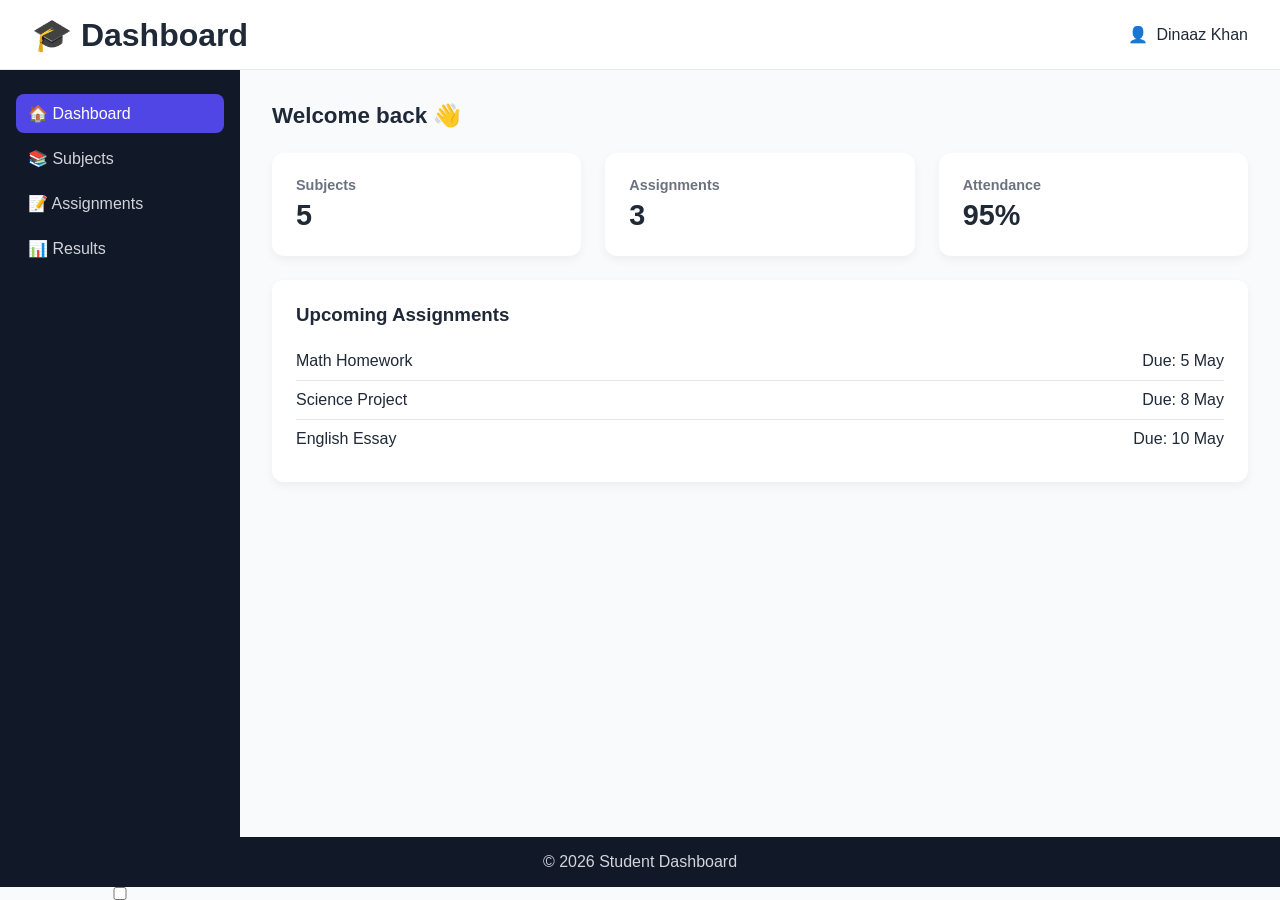
<file: index.html>
<!DOCTYPE html>
<html lang="en">
<head>
<meta charset="UTF-8">
<meta name="viewport" content="width=device-width, initial-scale=1.0">
<title>Dashboard</title>
<link rel="stylesheet" href="styles.css">
</head>

<body>

<input type="checkbox" id="dark-toggle">
<header>
    <h1>🎓 Dashboard</h1>
    <div class="header-right">
        <div class="profile">
            <span>👤</span>
            <span>Dinaaz Khan</span>
        </div>
        
    </div>
</header>

<aside class="sidebar">
    <ul>
        <li><a href="index.html" class="active">🏠 Dashboard</a></li>
        <li><a href="subjects.html">📚 Subjects</a></li>
        <li><a href="assignments.html">📝 Assignments</a></li>
        <li><a href="results.html">📊 Results</a></li>
    </ul>
</aside>

<main>
    <h2>Welcome back 👋</h2>

    <div class="cards">
        <div class="card">
            <h3>Subjects</h3>
            <p>5</p>
        </div>

        <div class="card">
            <h3>Assignments</h3>
            <p>3</p>
        </div>

        <div class="card">
            <h3>Attendance</h3>
            <p>95%</p>
        </div>
    </div>

    <!-- Assignments Section -->
    <div class="assignments">
        <h3>Upcoming Assignments</h3>

        <div class="assignment">
            <p>Math Homework</p>
            <span>Due: 5 May</span>
        </div>

        <div class="assignment">
            <p>Science Project</p>
            <span>Due: 8 May</span>
        </div>

        <div class="assignment">
            <p>English Essay</p>
            <span>Due: 10 May</span>
        </div>
    </div>

</main>

<footer>
    <p>© 2026 Student Dashboard</p>
</footer>

</body>
</html>
</file>
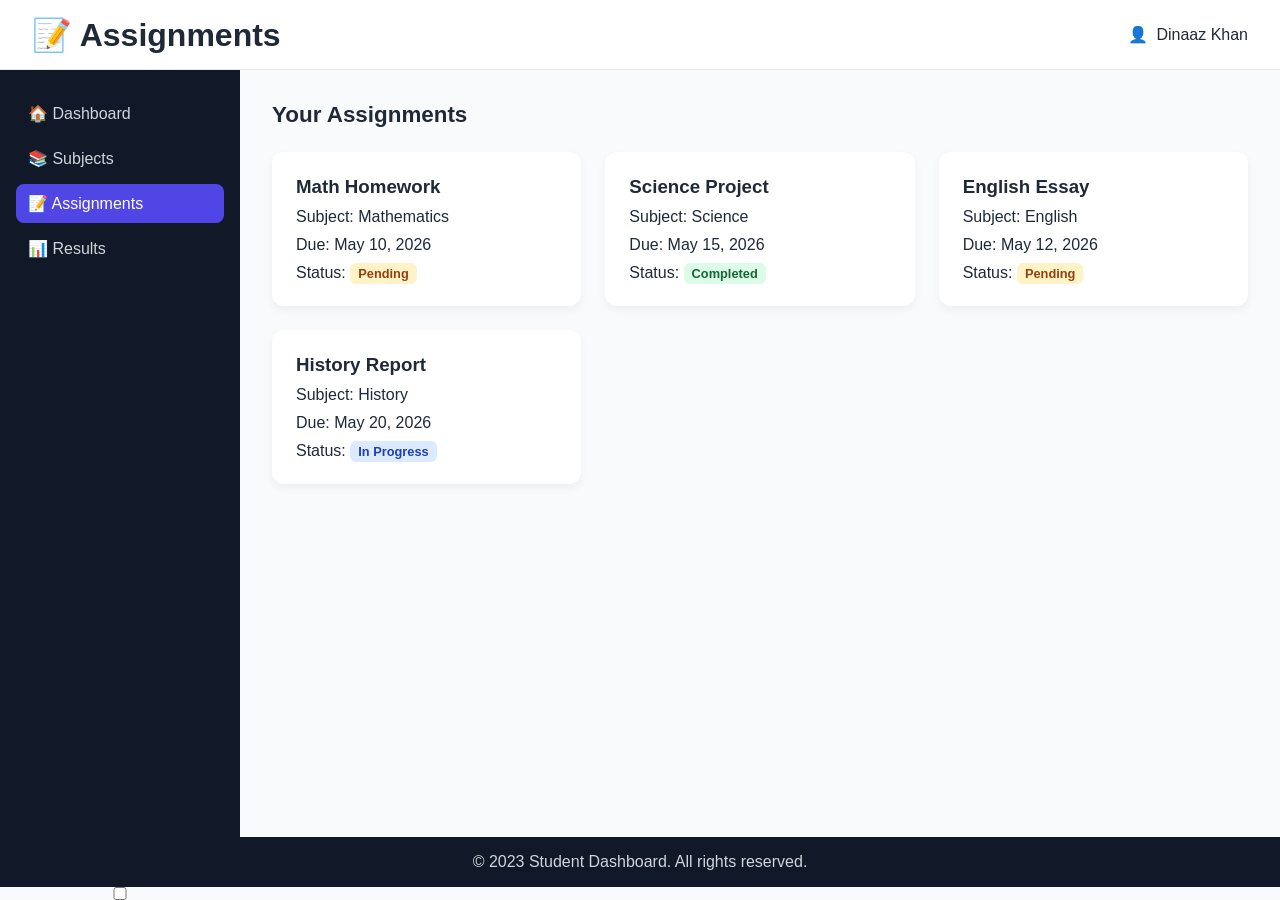
<file: assignments.html>
<!DOCTYPE html>
<html lang="en">
<head>
<meta charset="UTF-8">
<meta name="viewport" content="width=device-width, initial-scale=1.0">
<title>Assignments</title>
<link rel="stylesheet" href="styles.css">
</head>

<body>

<input type="checkbox" id="dark-toggle">
<header>
    <h1>📝 Assignments</h1>
    <div class="header-right">
        <div class="profile">
            <span>👤</span>
            <span>Dinaaz Khan</span>
        </div>
        
    </div>
</header>

<aside class="sidebar">
    <ul>
        <li><a href="index.html">🏠 Dashboard</a></li>
        <li><a href="subjects.html">📚 Subjects</a></li>
        <li><a href="assignments.html" class="active">📝 Assignments</a></li>
        <li><a href="results.html">📊 Results</a></li>
    </ul>
</aside>

<main>
    <h2>Your Assignments</h2>

    <div class="assignment-list">
        <div class="assignment-card">
            <h3>Math Homework</h3>
            <p>Subject: Mathematics</p>
            <p>Due: May 10, 2026</p>
            <p>Status: <span class="status pending">Pending</span></p>
        </div>

        <div class="assignment-card">
            <h3>Science Project</h3>
            <p>Subject: Science</p>
            <p>Due: May 15, 2026</p>
            <p>Status: <span class="status completed">Completed</span></p>
        </div>

        <div class="assignment-card">
            <h3>English Essay</h3>
            <p>Subject: English</p>
            <p>Due: May 12, 2026</p>
            <p>Status: <span class="status pending">Pending</span></p>
        </div>

        <div class="assignment-card">
            <h3>History Report</h3>
            <p>Subject: History</p>
            <p>Due: May 20, 2026</p>
            <p>Status: <span class="status in-progress">In Progress</span></p>
        </div>
    </div>
</main>

<footer>
    <p>&copy; 2023 Student Dashboard. All rights reserved.</p>
</footer>

</body>
</html>
</file>
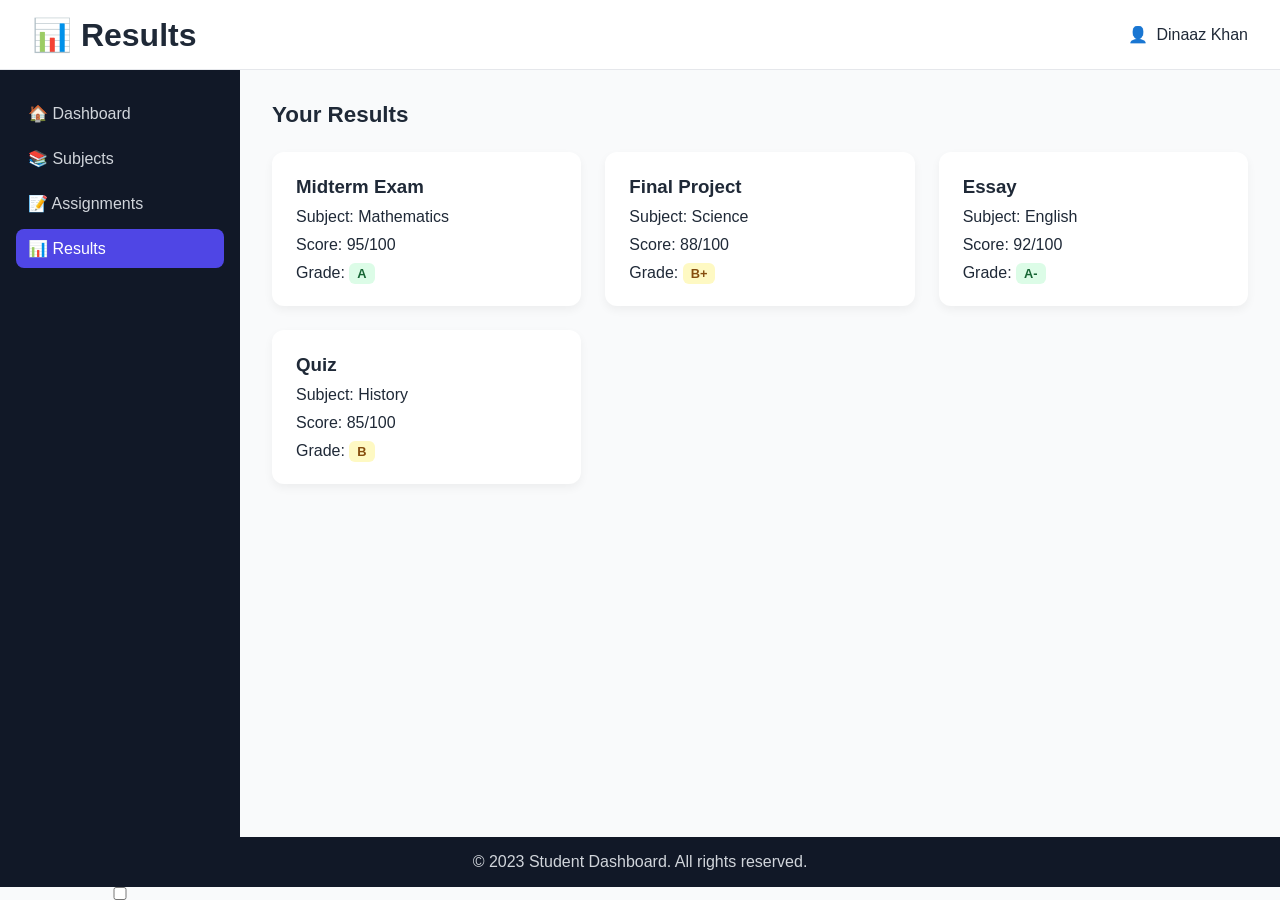
<file: results.html>
<!DOCTYPE html>
<html lang="en">
<head>
<meta charset="UTF-8">
<meta name="viewport" content="width=device-width, initial-scale=1.0">
<title>Results</title>
<link rel="stylesheet" href="styles.css">
</head>

<body>

<input type="checkbox" id="dark-toggle">
<header>
    <h1>📊 Results</h1>
    <div class="header-right">
        <div class="profile">
            <span>👤</span>
            <span>Dinaaz Khan</span>
        </div>
        
    </div>
</header>

<aside class="sidebar">
    <ul>
        <li><a href="index.html">🏠 Dashboard</a></li>
        <li><a href="subjects.html">📚 Subjects</a></li>
        <li><a href="assignments.html">📝 Assignments</a></li>
        <li><a href="results.html" class="active">📊 Results</a></li>
        
    </ul>
</aside>

<main>
    <h2>Your Results</h2>

    <div class="results-list">
        <div class="result-card">
            <h3>Midterm Exam</h3>
            <p>Subject: Mathematics</p>
            <p>Score: 95/100</p>
            <p>Grade: <span class="grade high">A</span></p>
        </div>

        <div class="result-card">
            <h3>Final Project</h3>
            <p>Subject: Science</p>
            <p>Score: 88/100</p>
            <p>Grade: <span class="grade medium">B+</span></p>
        </div>

        <div class="result-card">
            <h3>Essay</h3>
            <p>Subject: English</p>
            <p>Score: 92/100</p>
            <p>Grade: <span class="grade high">A-</span></p>
        </div>

        <div class="result-card">
            <h3>Quiz</h3>
            <p>Subject: History</p>
            <p>Score: 85/100</p>
            <p>Grade: <span class="grade medium">B</span></p>
        </div>
    </div>
</main>

<footer>
    <p>&copy; 2023 Student Dashboard. All rights reserved.</p>
</footer>

</body>
</html>
</file>
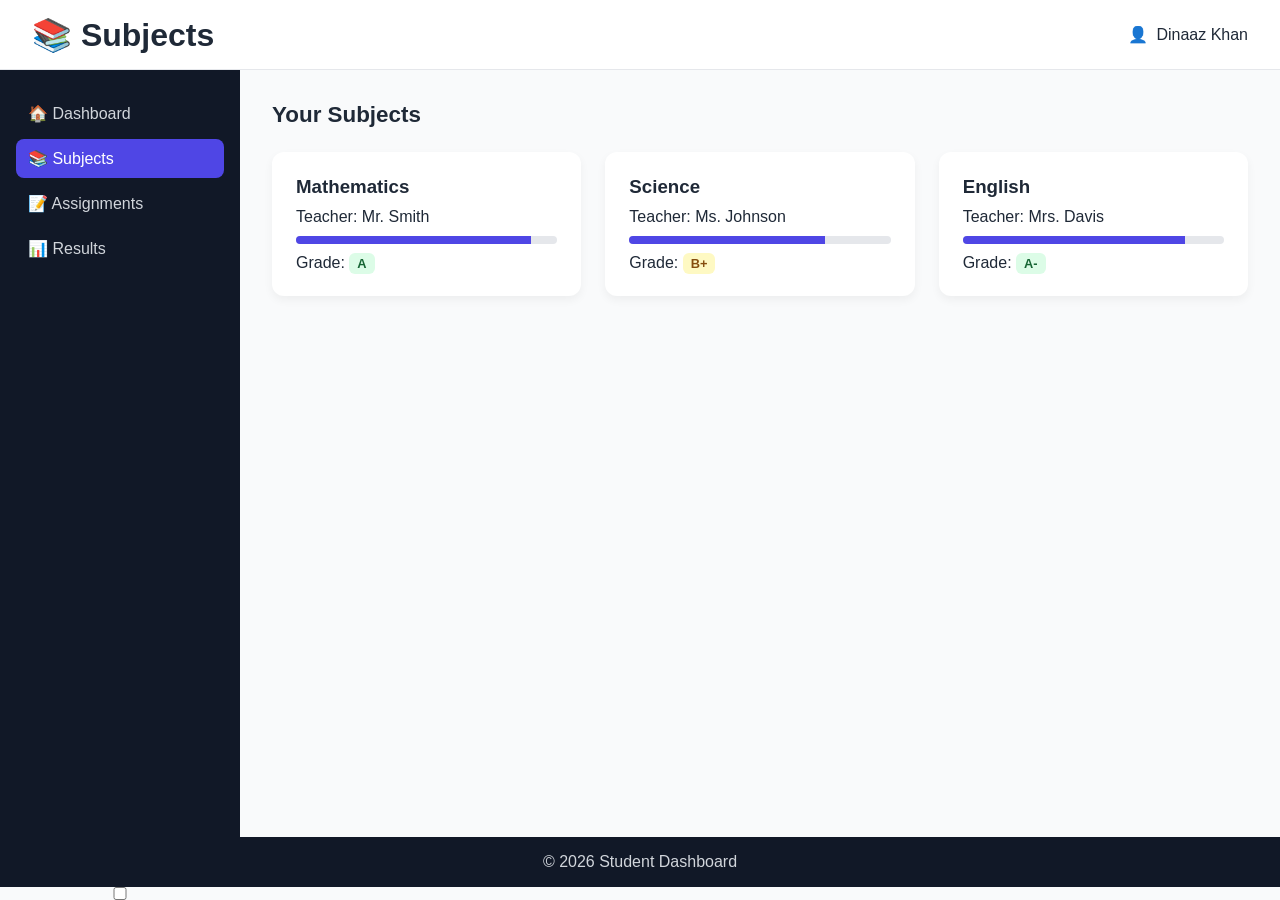
<file: subjects.html>
<!DOCTYPE html>
<html lang="en">
<head>
<meta charset="UTF-8">
<meta name="viewport" content="width=device-width, initial-scale=1.0">
<title>Subjects</title>
<link rel="stylesheet" href="styles.css">
</head>

<body>

<input type="checkbox" id="dark-toggle">
<header>
    <h1>📚 Subjects</h1>
    <div class="header-right">
        <div class="profile">
            <span>👤</span>
            <span>Dinaaz Khan</span>
        </div>
        
    </div>
</header>

<aside class="sidebar">
    <ul>
        <li><a href="index.html">🏠 Dashboard</a></li>
        <li><a href="subjects.html" class="active">📚 Subjects</a></li>
        <li><a href="assignments.html">📝 Assignments</a></li>
        <li><a href="results.html">📊 Results</a></li>
        
    </ul>
</aside>

<main>
    <h2>Your Subjects</h2>

    <div class="subject-list">

        <div class="subject-card">
            <h3>Mathematics</h3>
            <p>Teacher: Mr. Smith</p>

            <div class="progress-bar">
                <div class="progress" style="width:90%"></div>
            </div>

            <p>Grade: <span class="grade high">A</span></p>
        </div>

        <div class="subject-card">
            <h3>Science</h3>
            <p>Teacher: Ms. Johnson</p>

            <div class="progress-bar">
                <div class="progress" style="width:75%"></div>
            </div>

            <p>Grade: <span class="grade medium">B+</span></p>
        </div>

        <div class="subject-card">
            <h3>English</h3>
            <p>Teacher: Mrs. Davis</p>

            <div class="progress-bar">
                <div class="progress" style="width:85%"></div>
            </div>

            <p>Grade: <span class="grade high">A-</span></p>
        </div>

    </div>
</main>

<footer>
    <p>© 2026 Student Dashboard</p>
</footer>

</body>
</html>
</file>
<file: styles.css>
* {
margin: 0;
padding: 0;
box-sizing: border-box;
}

:root {
--primary: #4f46e5;
--bg: #f9fafb;
--card: #ffffff;
--text: #1f2937;
--muted: #6b7280;
--sidebar: #111827;
}
/* BODY GRID */
body {
font-family: 'Segoe UI', sans-serif;
background: var(--bg);
color: var(--text);
display: grid;
grid-template-areas:
    "header header"
    "sidebar main"
    "footer footer";

grid-template-columns: 240px 1fr;
grid-template-rows: 70px 1fr auto;

min-height: 100vh;

}
/* HEADER */
header {
grid-area: header;
background: var(--card);
display: flex;
align-items: center; /* FIXED */
justify-content: space-between;

padding: 0 2rem;
border-bottom: 1px solid #e5e7eb;

}
/* PROFILE */
.profile {
display: flex;
align-items: center;
gap: 8px;
}
/* HEADER RIGHT */
.header-right {
display: flex;
align-items: center;
gap: 1rem;
}
/* SIDEBAR */
.sidebar {
grid-area: sidebar;
background: var(--sidebar);
padding: 1.5rem 1rem;
}
.sidebar ul {
list-style: none;
}
.sidebar li {
margin-bottom: 6px;
}
.sidebar a {
display: flex; /* FIXED /
align-items: center; / FIXED */
gap: 10px;
padding: 10px 12px;
border-radius: 8px;

color: #d1d5db;
text-decoration: none;

transition: 0.2s;

}
.sidebar a:hover,
.sidebar .active {
background: var(--primary);
color: white;
}
/* MAIN */
main {
grid-area: main;
padding: 2rem;

display: flex; /* FIXED */
flex-direction: column;
gap: 1.5rem; /* CONSISTENT SPACING */

}
/* TITLE */
main h2 {
font-size: 1.4rem;
font-weight: 600;
}
/* CARDS */
.cards {
display: grid;
grid-template-columns: repeat(auto-fit, minmax(220px, 1fr));
gap: 1.5rem;
}
.card {
background: var(--card);
padding: 1.5rem;
border-radius: 12px;
display: flex; /* FIXED */
flex-direction: column;
gap: 6px;

box-shadow: 0 4px 10px rgba(0,0,0,0.05);
transition: 0.2s;

}
.card:hover {
transform: translateY(-4px);
}
.card h3 {
font-size: 0.9rem;
color: var(--muted);
}
.card p {
font-size: 1.8rem;
font-weight: 600;
}
/* ASSIGNMENTS */
.assignments {
background: var(--card);
padding: 1.5rem;
border-radius: 12px;
box-shadow: 0 4px 10px rgba(0,0,0,0.05);

}
.assignments h3 {
margin-bottom: 1rem;
}
.assignment {
display: flex;
justify-content: space-between;
align-items: center; /* FIXED */
padding: 10px 0;
border-bottom: 1px solid #e5e7eb;

}
.assignment:last-child {
border-bottom: none;
}
/* SUBJECTS */
.subject-list {
display: grid;
grid-template-columns: repeat(auto-fit, minmax(240px, 1fr));
gap: 1.5rem;
}
.subject-card {
background: var(--card);
padding: 1.5rem;
border-radius: 12px;
display: flex;
flex-direction: column;
gap: 10px;

box-shadow: 0 4px 10px rgba(0,0,0,0.05);

}
/* ASSIGNMENT LIST */
.assignment-list {
display: grid;
grid-template-columns: repeat(auto-fit, minmax(240px, 1fr));
gap: 1.5rem;
}
.assignment-card {
background: var(--card);
padding: 1.5rem;
border-radius: 12px;
display: flex;
flex-direction: column;
gap: 10px;
box-shadow: 0 4px 10px rgba(0,0,0,0.05);
}
/* RESULTS LIST */
.results-list {
display: grid;
grid-template-columns: repeat(auto-fit, minmax(240px, 1fr));
gap: 1.5rem;
}
.result-card {
background: var(--card);
padding: 1.5rem;
border-radius: 12px;
display: flex;
flex-direction: column;
gap: 10px;
box-shadow: 0 4px 10px rgba(0,0,0,0.05);
}
/* STATUS */
.status {
padding: 3px 8px;
border-radius: 6px;
font-size: 0.8rem;
font-weight: 600;
}
.status.pending {
background: #fef3c7;
color: #92400e;
}
.status.completed {
background: #dcfce7;
color: #166534;
}
.status.in-progress {
background: #dbeafe;
color: #1e40af;
}
/* PROGRESS */
.progress-bar {
height: 8px;
background: #e5e7eb;
border-radius: 10px;
overflow: hidden;
}
.progress {
height: 100%;
background: var(--primary);
}
/* GRADE */
.grade {
padding: 3px 8px;
border-radius: 6px;
font-size: 0.8rem;
font-weight: 600;
}
.grade.high {
background: #dcfce7;
color: #166534;
}
.grade.medium {
background: #fef9c3;
color: #854d0e;
}
/* FOOTER */
footer {
grid-area: footer;
text-align: center;
padding: 1rem;
background: var(--sidebar);
color: #d1d5db;
}

/* RESPONSIVE */
@media (max-width: 768px) {
body {
grid-template-areas:
"header"
"main"
"footer";
grid-template-columns: 1fr;
}
.sidebar {
    display: none;
}

main {
    padding: 1rem;
}

}
</file>
